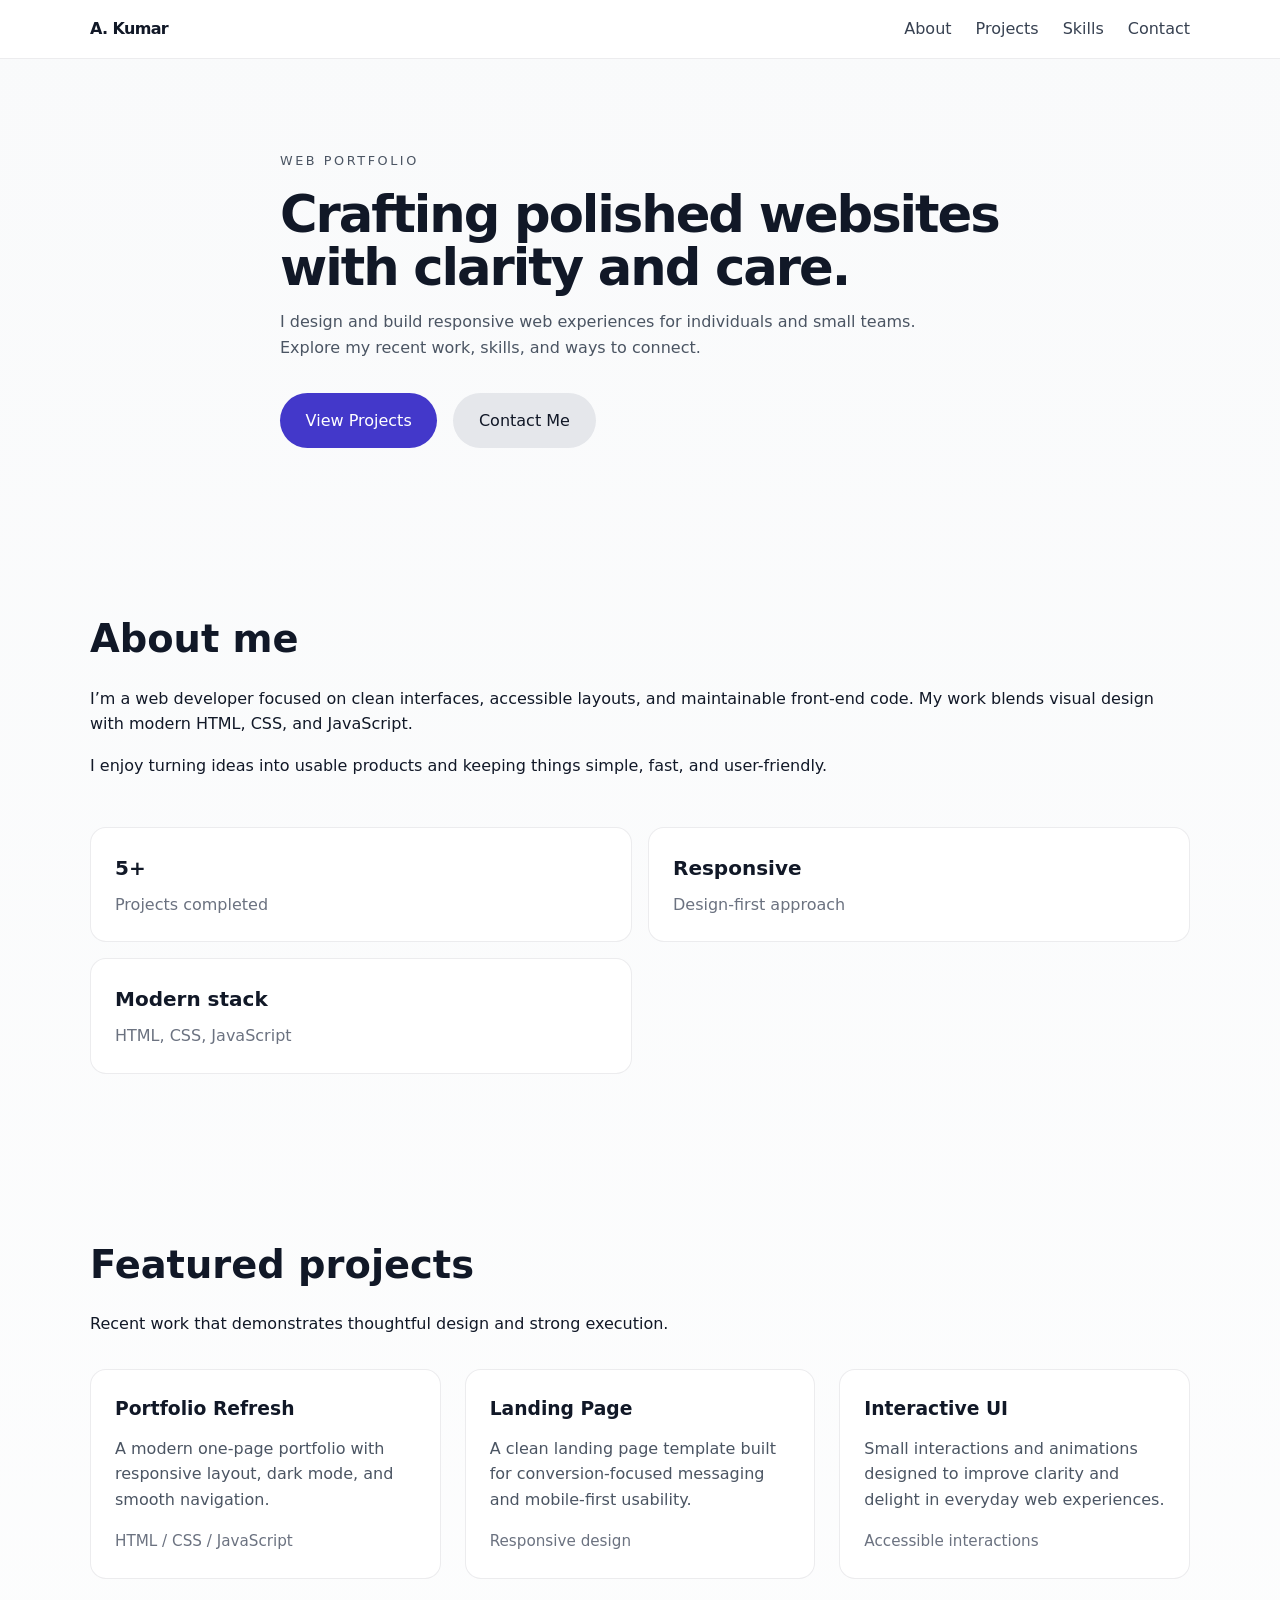
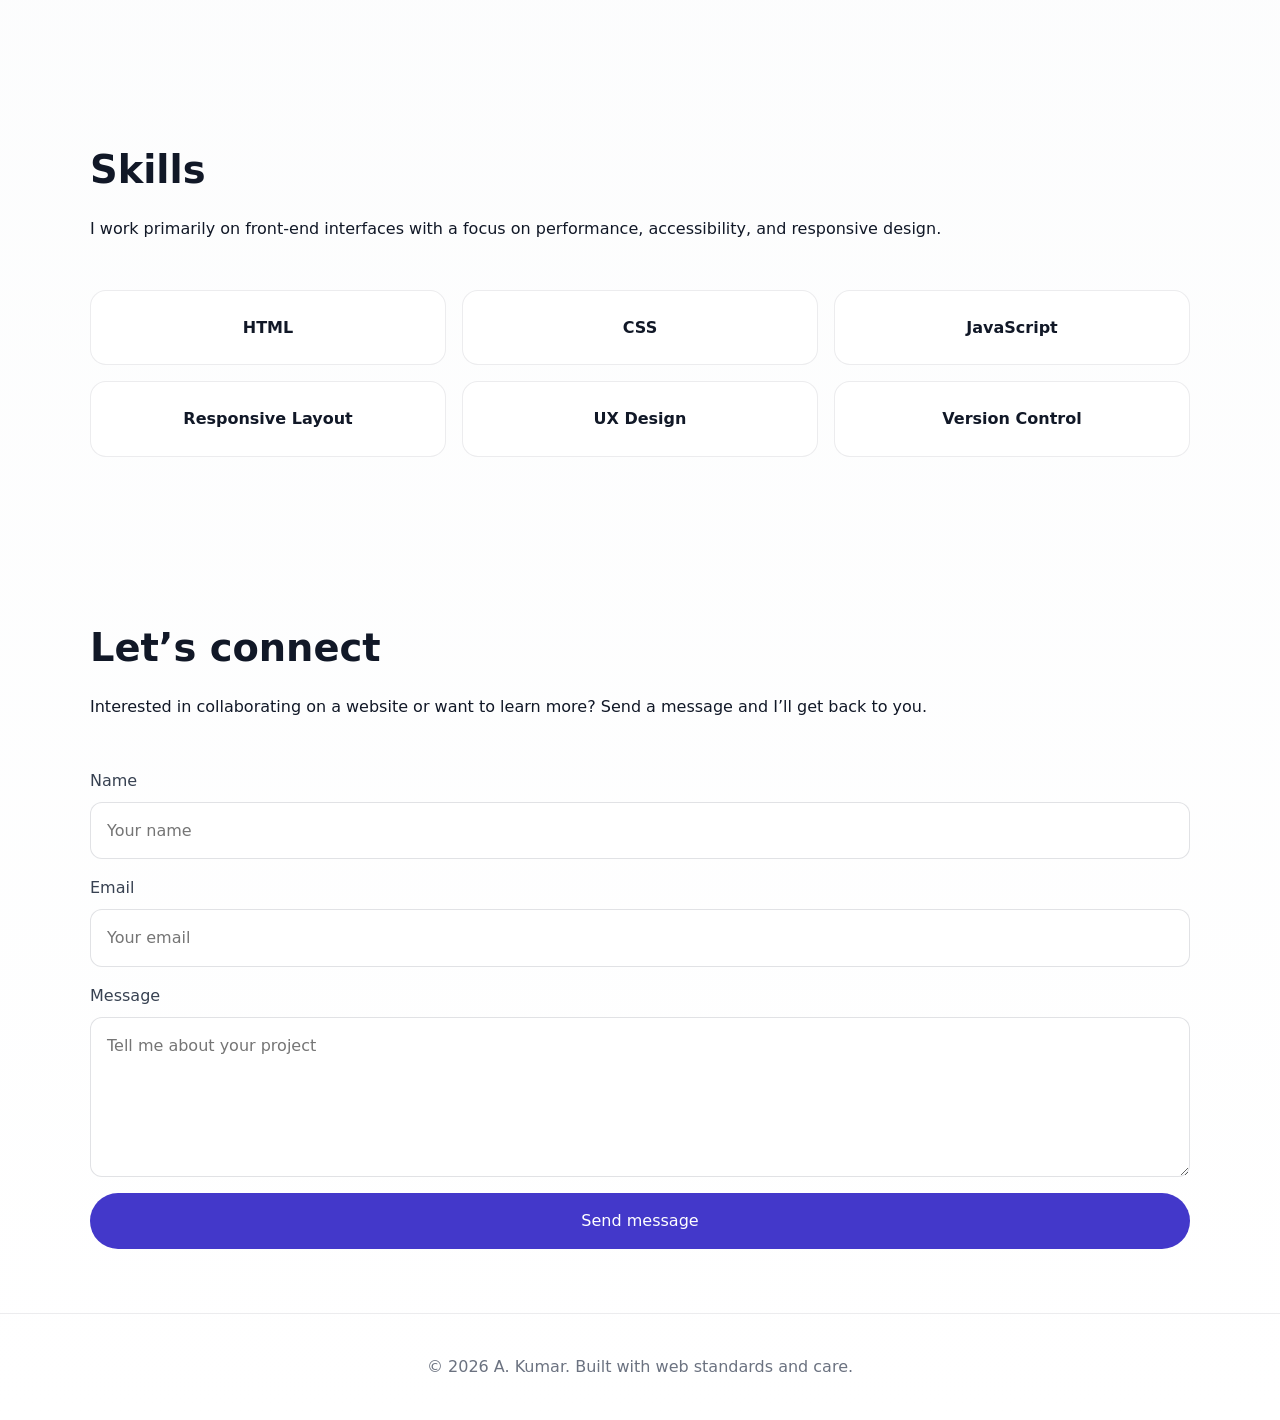
<file: index.html>
<!DOCTYPE html>
<html lang="en">
  <head>
    <meta charset="UTF-8" />
    <meta name="viewport" content="width=device-width, initial-scale=1.0" />
    <title>Portfolio | Git Practice</title>
    <link rel="stylesheet" href="index.css" />
  </head>
  <body>
    <header class="site-header">
      <div class="container header-inner">
        <a href="#home" class="brand">A. Kumar</a>
        <button class="nav-toggle" aria-label="Open navigation">
          <span></span>
          <span></span>
          <span></span>
        </button>
        <nav class="site-nav">
          <a href="#about">About</a>
          <a href="#projects">Projects</a>
          <a href="#skills">Skills</a>
          <a href="#contact">Contact</a>
        </nav>
      </div>
    </header>

    <main>
      <section class="hero" id="home">
        <div class="container hero-content">
          <p class="eyebrow">Web portfolio</p>
          <h1>Crafting polished websites with clarity and care.</h1>
          <p>
            I design and build responsive web experiences for individuals and
            small teams. Explore my recent work, skills, and ways to connect.
          </p>
          <div class="hero-actions">
            <a class="button button-primary" href="#projects">View Projects</a>
            <a class="button button-secondary" href="#contact">Contact Me</a>
          </div>
        </div>
      </section>

      <section class="about" id="about">
        <div class="container section-grid">
          <div>
            <h2>About me</h2>
            <p>
              I’m a web developer focused on clean interfaces, accessible
              layouts, and maintainable front-end code. My work blends
              visual design with modern HTML, CSS, and JavaScript.
            </p>
            <p>
              I enjoy turning ideas into usable products and keeping things
              simple, fast, and user-friendly.
            </p>
          </div>
          <div class="about-stats">
            <div>
              <strong>5+</strong>
              <span>Projects completed</span>
            </div>
            <div>
              <strong>Responsive</strong>
              <span>Design-first approach</span>
            </div>
            <div>
              <strong>Modern stack</strong>
              <span>HTML, CSS, JavaScript</span>
            </div>
          </div>
        </div>
      </section>

      <section class="projects" id="projects">
        <div class="container">
          <div class="section-header">
            <h2>Featured projects</h2>
            <p>Recent work that demonstrates thoughtful design and strong execution.</p>
          </div>
          <div class="project-grid">
            <article class="project-card">
              <h3>Portfolio Refresh</h3>
              <p>
                A modern one-page portfolio with responsive layout, dark mode,
                and smooth navigation.
              </p>
              <span>HTML / CSS / JavaScript</span>
            </article>
            <article class="project-card">
              <h3>Landing Page</h3>
              <p>
                A clean landing page template built for conversion-focused
                messaging and mobile-first usability.
              </p>
              <span>Responsive design</span>
            </article>
            <article class="project-card">
              <h3>Interactive UI</h3>
              <p>
                Small interactions and animations designed to improve clarity
                and delight in everyday web experiences.
              </p>
              <span>Accessible interactions</span>
            </article>
          </div>
        </div>
      </section>

      <section class="skills" id="skills">
        <div class="container section-grid">
          <div>
            <h2>Skills</h2>
            <p>
              I work primarily on front-end interfaces with a focus on
              performance, accessibility, and responsive design.
            </p>
          </div>
          <div class="skill-list">
            <span>HTML</span>
            <span>CSS</span>
            <span>JavaScript</span>
            <span>Responsive Layout</span>
            <span>UX Design</span>
            <span>Version Control</span>
          </div>
        </div>
      </section>

      <section class="contact" id="contact">
        <div class="container contact-grid">
          <div>
            <h2>Let’s connect</h2>
            <p>
              Interested in collaborating on a website or want to learn more?
              Send a message and I’ll get back to you.
            </p>
          </div>
          <form class="contact-form">
            <label>
              Name
              <input type="text" placeholder="Your name" />
            </label>
            <label>
              Email
              <input type="email" placeholder="Your email" />
            </label>
            <label>
              Message
              <textarea rows="5" placeholder="Tell me about your project"></textarea>
            </label>
            <button type="submit" class="button button-primary">Send message</button>
          </form>
        </div>
      </section>
    </main>

    <footer class="site-footer">
      <div class="container footer-inner">
        <p>&copy; <span id="year"></span> A. Kumar. Built with web standards and care.</p>
      </div>
    </footer>

    <script src="index.js"></script>
  </body>
</html>
</file>
<file: index.css>
/* Global styles */
:root {
  color-scheme: light;
  font-family: Inter, system-ui, -apple-system, BlinkMacSystemFont, "Segoe UI", sans-serif;
  font-size: 16px;
  line-height: 1.6;
  color: #111827;
  background: #f9fafb;
  scroll-behavior: smooth;
}

* {
  box-sizing: border-box;
}

html, body {
  margin: 0;
  min-height: 100%;
}

body {
  background: linear-gradient(180deg, #f9fafb 0%, #ffffff 100%);
}

a {
  color: inherit;
  text-decoration: none;
}

img {
  max-width: 100%;
  display: block;
}

button, input, textarea {
  font: inherit;
}

.container {
  width: min(1100px, calc(100% - 2rem));
  margin: 0 auto;
}

.site-header {
  position: sticky;
  top: 0;
  z-index: 10;
  background: rgba(255, 255, 255, 0.92);
  backdrop-filter: blur(12px);
  border-bottom: 1px solid rgba(15, 23, 42, 0.08);
}

.header-inner {
  display: flex;
  align-items: center;
  justify-content: space-between;
  gap: 1rem;
  padding: 1rem 0;
}

.brand {
  font-weight: 700;
  letter-spacing: -0.04em;
}

.nav-toggle {
  display: none;
  flex-direction: column;
  justify-content: space-between;
  width: 2rem;
  height: 1.5rem;
  padding: 0;
  border: none;
  background: transparent;
  cursor: pointer;
}

.nav-toggle span {
  display: block;
  height: 3px;
  border-radius: 999px;
  background: #111827;
}

.site-nav {
  display: flex;
  gap: 1.5rem;
  align-items: center;
}

.site-nav a {
  color: #374151;
  transition: color 0.2s;
}

.site-nav a:hover {
  color: #111827;
}

.hero {
  padding: 5rem 0 4rem;
}

.hero-content {
  max-width: 720px;
}

.eyebrow {
  text-transform: uppercase;
  letter-spacing: 0.2em;
  color: #6366f1;
  font-size: 0.8rem;
  margin-bottom: 1rem;
}

.hero h1 {
  font-size: clamp(2.5rem, 4vw, 4rem);
  line-height: 1.03;
  margin: 0 0 1rem;
  letter-spacing: -0.04em;
}

.hero p {
  max-width: 42rem;
  color: #4b5563;
}

.hero-actions {
  display: flex;
  flex-wrap: wrap;
  gap: 1rem;
  margin-top: 2rem;
}

.button {
  border: none;
  border-radius: 999px;
  padding: 0.95rem 1.6rem;
  cursor: pointer;
  transition: transform 0.2s ease, background-color 0.2s ease;
}

.button:hover {
  transform: translateY(-1px);
}

.button-primary {
  background: #4338ca;
  color: #fff;
}

.button-secondary {
  background: #e5e7eb;
  color: #111827;
}

.section-header {
  max-width: 42rem;
  margin-bottom: 2rem;
}

.section-header h2,
.about h2,
.skills h2,
.contact h2 {
  font-size: clamp(2rem, 3vw, 2.75rem);
  margin-bottom: 0.75rem;
}

.section-grid,
.contact-grid {
  display: grid;
  gap: 2rem;
}

.about,
.projects,
.skills,
.contact {
  padding: 4rem 0;
}

.about-stats {
  display: grid;
  gap: 1rem;
  grid-template-columns: repeat(2, minmax(0, 1fr));
}

.about-stats div,
.skill-list span,
.project-card {
  background: #fff;
  border: 1px solid rgba(15, 23, 42, 0.08);
  border-radius: 1rem;
  padding: 1.5rem;
}

.about-stats div strong {
  display: block;
  font-size: 1.25rem;
  margin-bottom: 0.5rem;
}

.about-stats span {
  color: #6b7280;
}

.project-grid {
  display: grid;
  gap: 1.5rem;
  grid-template-columns: repeat(auto-fit, minmax(220px, 1fr));
}

.project-card h3 {
  margin-top: 0;
  margin-bottom: 0.75rem;
}

.project-card p {
  margin: 0;
  color: #4b5563;
  margin-bottom: 1rem;
}

.project-card span {
  display: inline-block;
  color: #6b7280;
  font-size: 0.95rem;
}

.skills .skill-list {
  display: grid;
  grid-template-columns: repeat(3, minmax(0, 1fr));
  gap: 1rem;
}

.skill-list span {
  text-align: center;
  font-weight: 600;
  color: #111827;
}

.contact-form {
  display: grid;
  gap: 1rem;
}

.contact-form label {
  display: grid;
  gap: 0.5rem;
  color: #374151;
}

.contact-form input,
.contact-form textarea {
  width: 100%;
  border: 1px solid rgba(15, 23, 42, 0.12);
  border-radius: 0.75rem;
  padding: 0.95rem 1rem;
  background: #fff;
  color: #111827;
}

.contact-form input:focus,
.contact-form textarea:focus {
  outline: none;
  border-color: #4338ca;
  box-shadow: 0 0 0 4px rgba(67, 56, 202, 0.12);
}

.site-footer {
  border-top: 1px solid rgba(15, 23, 42, 0.08);
  padding: 1.5rem 0;
}

.footer-inner {
  display: flex;
  justify-content: center;
  color: #6b7280;
}

@media (max-width: 900px) {
  .about-stats,
  .skills .skill-list {
    grid-template-columns: 1fr;
  }
}

@media (max-width: 720px) {
  .header-inner {
    flex-wrap: wrap;
    align-items: flex-start;
  }

  .nav-toggle {
    display: flex;
  }

  .site-nav {
    width: 100%;
    flex-direction: column;
    gap: 1rem;
    padding: 1rem 0;
    display: none;
  }

  .site-nav.open {
    display: flex;
  }

  .hero {
    padding-top: 3rem;
  }

  .button {
    width: 100%;
    justify-content: center;
  }
}
</file>
